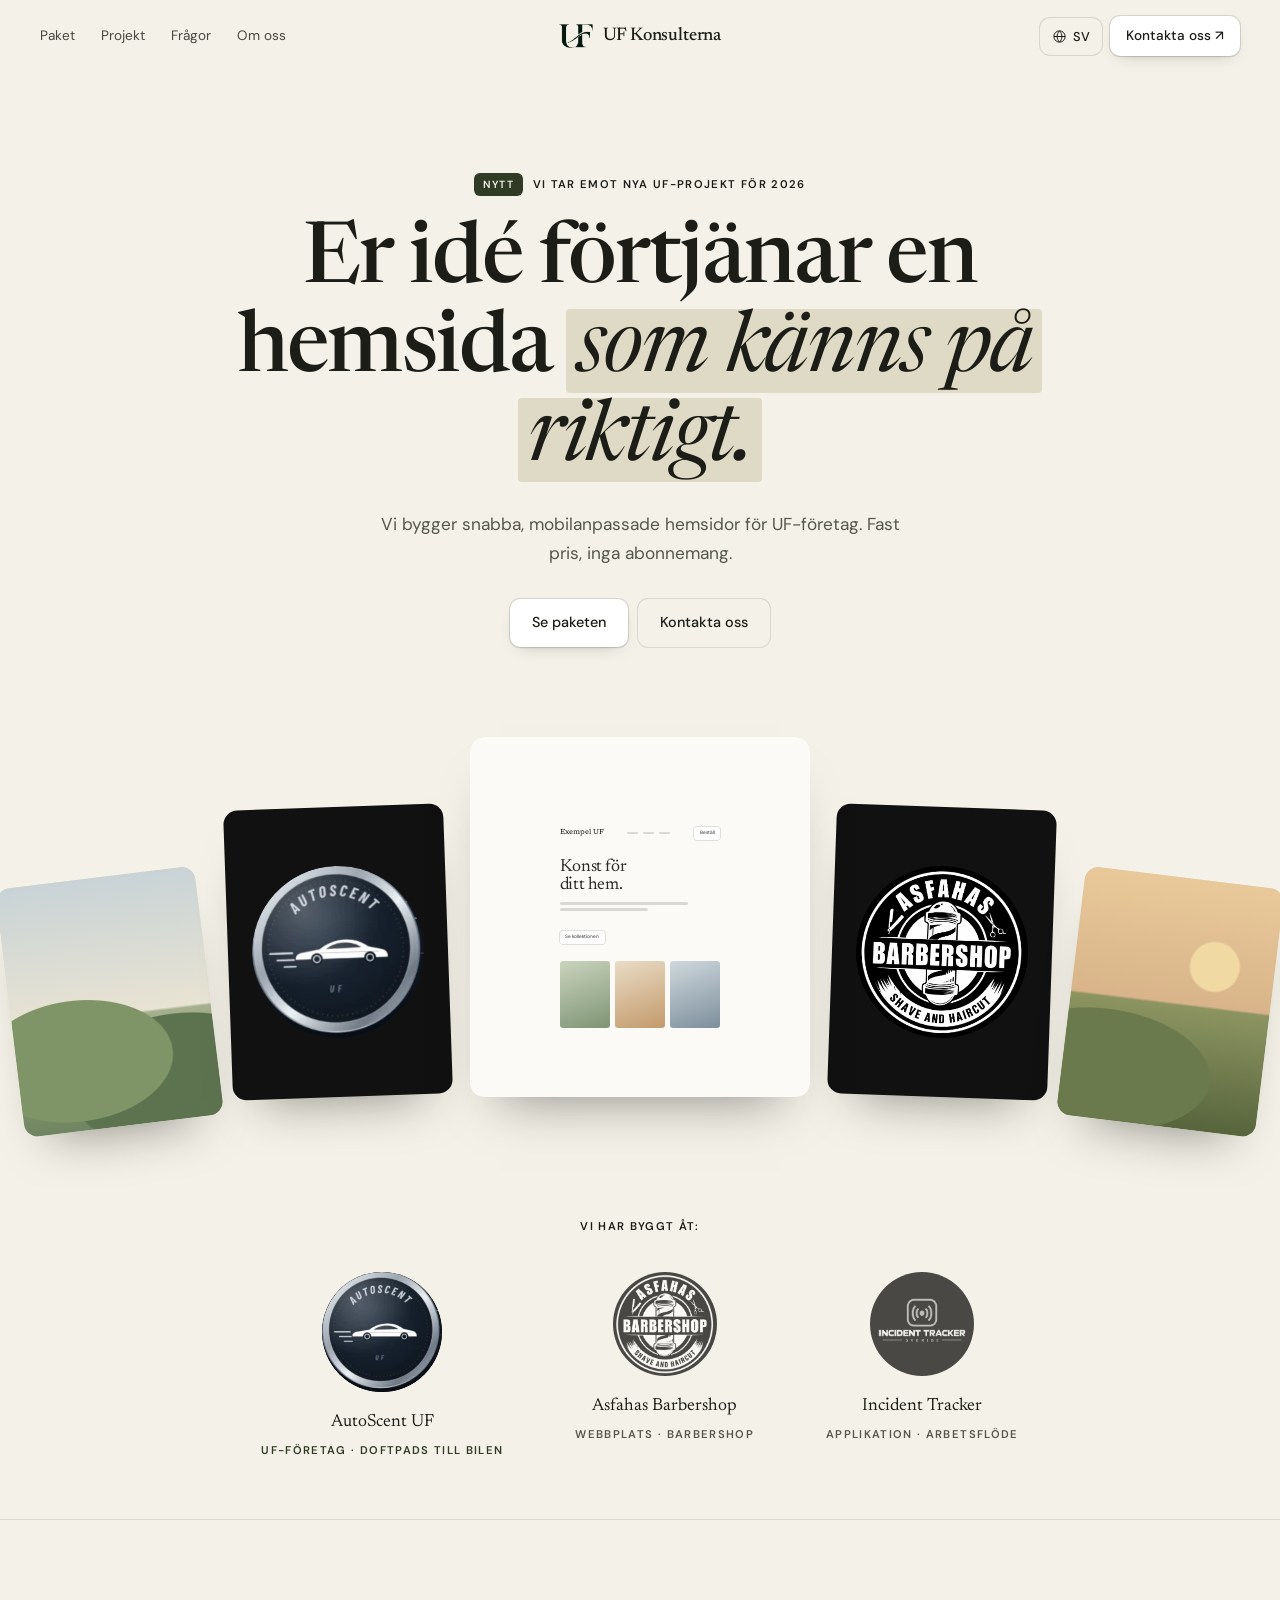
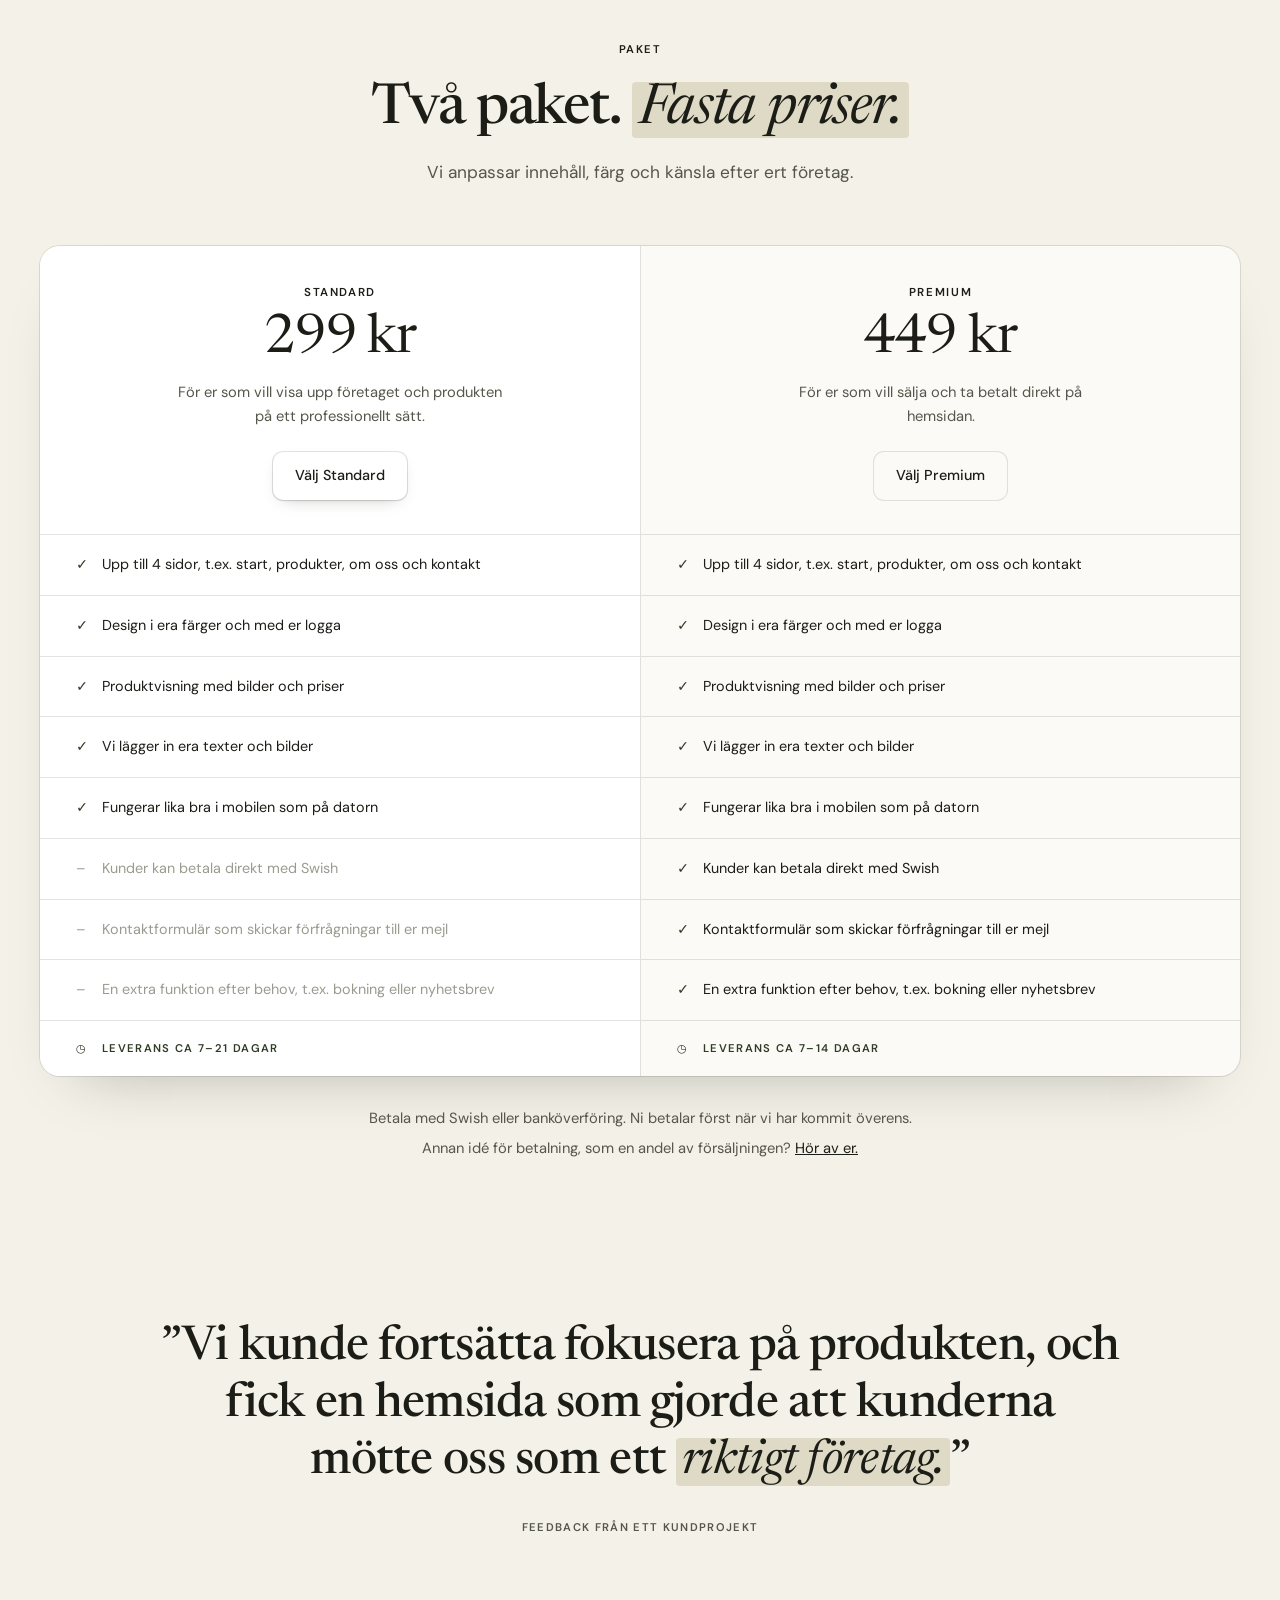
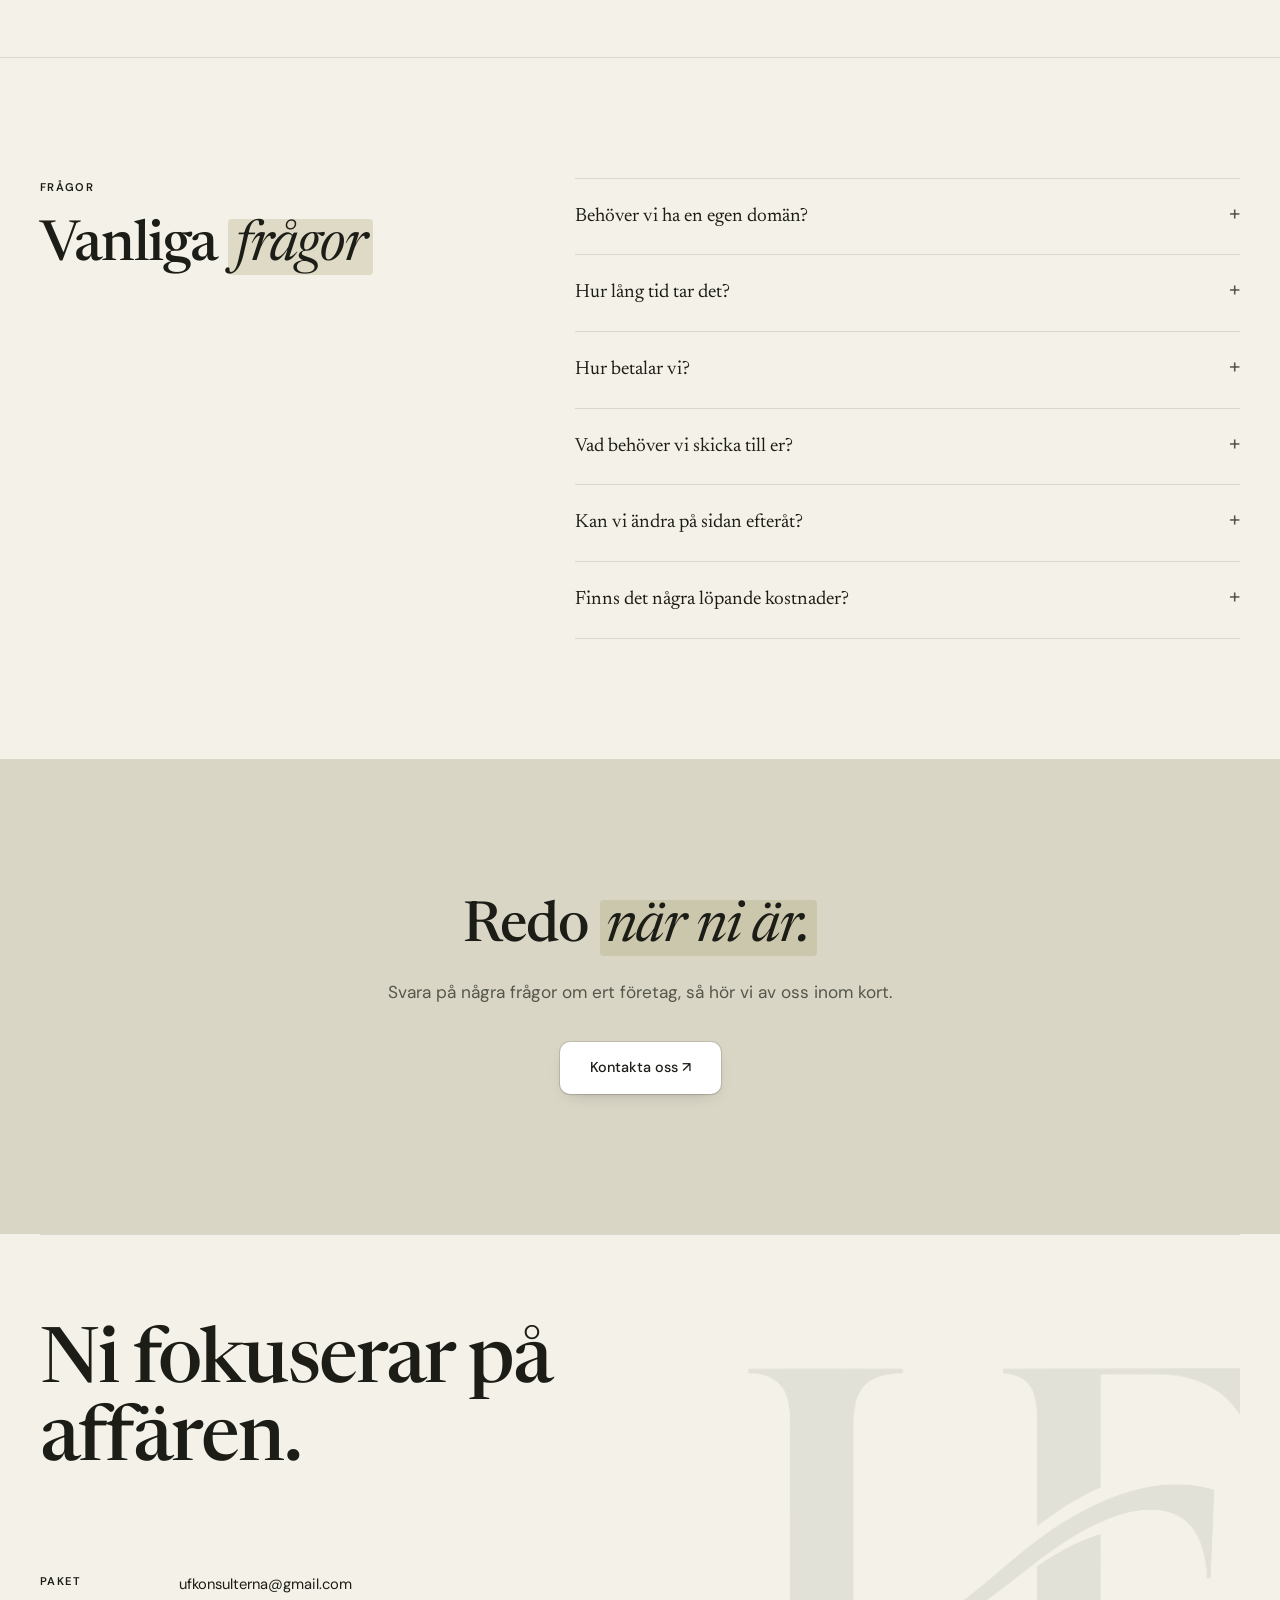
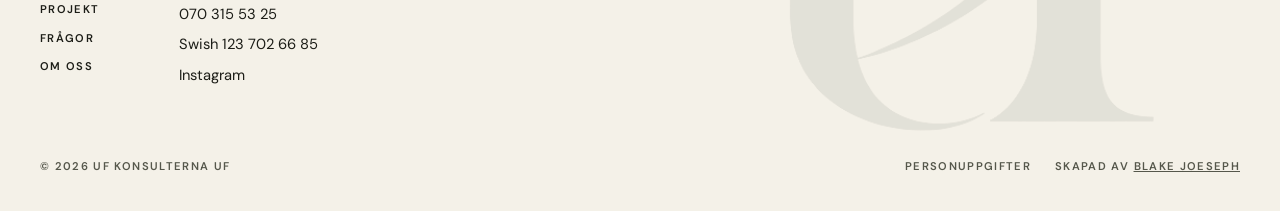
<file: index.html>
<!DOCTYPE html>
<html lang="sv">
<head>
  <meta charset="UTF-8">
  <meta name="viewport" content="width=device-width, initial-scale=1.0">
  <title data-i18n="meta.homeTitle">UF Konsulterna | Hemsidor för UF-företag</title>
  <meta name="description" content="Vi bygger snabba, mobilanpassade hemsidor för UF-företag. Fasta priser från 299 kr.">
  <meta property="og:title" content="UF Konsulterna">
  <meta property="og:description" content="Hemsidor för UF-företag. Fasta priser från 299 kr.">
  <meta property="og:image" content="https://ufkonsulterna.se/assets/logo-full.png">
  <link rel="icon" href="assets/logo-icon.png">
  <link rel="preconnect" href="https://fonts.googleapis.com">
  <link rel="preconnect" href="https://fonts.gstatic.com" crossorigin>
  <link href="https://fonts.googleapis.com/css2?family=Newsreader:ital,opsz,wght@0,6..72,400;0,6..72,500;1,6..72,400;1,6..72,500&family=DM+Sans:opsz,wght@9..40,400;9..40,500;9..40,600&display=swap" rel="stylesheet">
  <link rel="stylesheet" href="style.css">
  <script>document.documentElement.classList.add("js")</script>
</head>
<body>

  <header class="nav" id="nav">
    <div class="container nav-inner">
      <a href="index.html" class="logo">
        <img src="assets/logo-icon-green.png" alt="UF Konsulterna">
        <span>UF Konsulterna</span>
      </a>
      <nav class="nav-links">
        <a href="#paket" data-i18n="nav.plans">Paket</a>
        <a href="#projekt" data-i18n="nav.work">Projekt</a>
        <a href="#fragor" data-i18n="nav.faq">Frågor</a>
        <a href="om.html" data-i18n="nav.about">Om oss</a>
      </nav>
      <div class="nav-right">
        <button class="lang" id="langToggle" type="button" aria-label="Byt språk">
          <svg viewBox="0 0 24 24" fill="none" stroke="currentColor" stroke-width="1.6"><circle cx="12" cy="12" r="9"/><path d="M3 12h18M12 3c2.5 2.6 3.8 5.6 3.8 9s-1.3 6.4-3.8 9c-2.5-2.6-3.8-5.6-3.8-9S9.5 5.6 12 3z"/></svg>
          <span id="langLabel">SV</span>
        </button>
        <a href="om.html#kontakt" class="btn btn-primary nav-cta"><span data-i18n="nav.contact">Kontakta oss</span> ↗</a>
      </div>
    </div>
  </header>
  <main>
    <section class="hero">
      <div class="container center">
        <p class="label reveal"><span class="pill" data-i18n="bar.new">NYTT</span> <span data-i18n="bar.text">Vi tar emot nya UF-projekt för 2026</span></p>
        <h1 class="hero-title reveal" data-i18n="hero.title">Er idé förtjänar en hemsida <em>som känns på riktigt.</em></h1>
        <p class="lead hero-lead reveal" data-i18n="hero.lead">Vi bygger snabba, mobilanpassade hemsidor för UF-företag. Fast pris, inga abonnemang.</p>
        <div class="actions reveal">
          <a href="#paket" class="btn btn-primary" data-i18n="hero.cta1">Se paketen</a>
          <a href="om.html#kontakt" class="btn btn-soft" data-i18n="hero.cta2">Kontakta oss</a>
        </div>
      </div>

      <!-- Collage av lutande kort: kunder, en exempelhemsida och stämningsbilder -->
      <div class="collage reveal" aria-hidden="true">
        <div class="tile t1"><span class="art art-morning"></span></div>
        <div class="tile t2 tile-dark"><img src="assets/autoscent-logo.png" alt=""></div>
        <div class="tile t3">
          <div class="screen">
            <div class="mini-nav">
              <span class="mini-logo">Exempel UF</span>
              <span class="mini-links"><i></i><i></i><i></i></span>
              <span class="mini-btn">Beställ</span>
            </div>
            <p class="mini-title">Konst för<br>ditt hem.</p>
            <p class="mini-lines"><i></i><i></i></p>
            <span class="mini-btn">Se kollektionen</span>
            <div class="mini-cards">
              <b style="background:linear-gradient(160deg,#c9d4bd,#7f9474)"></b>
              <b style="background:linear-gradient(160deg,#e9dcc6,#c39a6b)"></b>
              <b style="background:linear-gradient(160deg,#cfd8de,#7d8f9c)"></b>
            </div>
          </div>
        </div>
        <div class="tile t4 tile-dark"><img src="assets/asfahas-logo.png" alt=""></div>
        <div class="tile t5"><span class="art art-evening"></span></div>
      </div>
    </section>

    <section id="projekt" class="built">
      <div class="container">
        <p class="built-title" data-i18n="work.built">Vi har byggt åt:</p>
        <div class="built-logos">
          <!-- AutoScent visas först och i färg: ett annat UF-företag, precis vår målgrupp -->
          <a href="https://autoscent.se/" target="_blank" rel="noopener" class="built-item built-featured">
            <span class="built-logo"><img src="assets/autoscent-logo.png" alt="AutoScent UF" loading="lazy"></span>
            <span class="built-name">AutoScent UF</span>
            <span class="mono" data-i18n="work.autoscent">UF-företag · Doftpads till bilen</span>
          </a>
          <a href="https://asfahasbarbershop.se/" target="_blank" rel="noopener" class="built-item">
            <span class="built-logo"><img src="assets/asfahas-logo.png" alt="Asfahas Barbershop" loading="lazy"></span>
            <span class="built-name">Asfahas Barbershop</span>
            <span class="mono" data-i18n="work.asfahas">Webbplats · Barbershop</span>
          </a>
          <a href="https://incidenttracker.se/" target="_blank" rel="noopener" class="built-item">
            <span class="built-logo"><img src="assets/it-logo.png" alt="Incident Tracker" loading="lazy"></span>
            <span class="built-name">Incident Tracker</span>
            <span class="mono" data-i18n="work.it">Applikation · Arbetsflöde</span>
          </a>
        </div>
      </div>
    </section>

    <section id="paket">
      <div class="container">
        <div class="head center reveal">
          <p class="label" data-i18n="nav.plans">Paket</p>
          <h2 data-i18n="plans.title">Två paket. <em>Fasta priser.</em></h2>
          <p class="lead" data-i18n="plans.lead">Vi anpassar innehåll, färg och känsla efter ert företag.</p>
        </div>

        <!-- Jämförelsetabell: raderna linjerar mellan kolumnerna med subgrid -->
        <div class="compare reveal">
          <div class="col col-main">
            <div class="col-head">
              <h3>Standard</h3>
              <p class="price">299 kr</p>
              <p class="col-desc" data-i18n="std.desc">För er som vill visa upp företaget och produkten på ett professionellt sätt.</p>
              <a href="om.html?paket=Standard#kontakt" class="btn btn-primary" data-i18n="std.cta">Välj Standard</a>
            </div>
            <p class="row yes" data-i18n="std.f1">Upp till 4 sidor, t.ex. start, produkter, om oss och kontakt</p>
            <p class="row yes" data-i18n="std.f2">Design i era färger och med er logga</p>
            <p class="row yes" data-i18n="std.f3">Produktvisning med bilder och priser</p>
            <p class="row yes" data-i18n="std.f4">Vi lägger in era texter och bilder</p>
            <p class="row yes" data-i18n="std.f5">Fungerar lika bra i mobilen som på datorn</p>
            <p class="row no" data-i18n="prem.f2">Kunder kan betala direkt med Swish</p>
            <p class="row no" data-i18n="prem.f3">Kontaktformulär som skickar förfrågningar till er mejl</p>
            <p class="row no" data-i18n="prem.f4">En extra funktion efter behov, t.ex. bokning eller nyhetsbrev</p>
            <p class="row time" data-i18n="std.time">Leverans ca 7–21 dagar</p>
          </div>
          <div class="col">
            <div class="col-head">
              <h3>Premium</h3>
              <p class="price">449 kr</p>
              <p class="col-desc" data-i18n="prem.desc">För er som vill sälja och ta betalt direkt på hemsidan.</p>
              <a href="om.html?paket=Premium#kontakt" class="btn btn-soft" data-i18n="prem.cta">Välj Premium</a>
            </div>
            <p class="row yes" data-i18n="std.f1">Upp till 4 sidor, t.ex. start, produkter, om oss och kontakt</p>
            <p class="row yes" data-i18n="std.f2">Design i era färger och med er logga</p>
            <p class="row yes" data-i18n="std.f3">Produktvisning med bilder och priser</p>
            <p class="row yes" data-i18n="std.f4">Vi lägger in era texter och bilder</p>
            <p class="row yes" data-i18n="std.f5">Fungerar lika bra i mobilen som på datorn</p>
            <p class="row yes" data-i18n="prem.f2">Kunder kan betala direkt med Swish</p>
            <p class="row yes" data-i18n="prem.f3">Kontaktformulär som skickar förfrågningar till er mejl</p>
            <p class="row yes" data-i18n="prem.f4">En extra funktion efter behov, t.ex. bokning eller nyhetsbrev</p>
            <p class="row time" data-i18n="prem.time">Leverans ca 7–14 dagar</p>
          </div>
        </div>
        <p class="note" data-i18n="plans.pay">Betala med Swish eller banköverföring. Ni betalar först när vi har kommit överens.</p>
        <p class="note" data-i18n="plans.note">Annan idé för betalning, som en andel av försäljningen? <a href="om.html#kontakt">Hör av er.</a></p>
      </div>
    </section>

    <section class="quote-section">
      <div class="container">
        <figure class="quote reveal">
          <blockquote data-i18n="quote.text">”Vi kunde fortsätta fokusera på produkten, och fick en hemsida som gjorde att kunderna mötte oss som ett <em>riktigt företag.</em>”</blockquote>
          <figcaption class="mono" data-i18n="quote.cite">Feedback från ett kundprojekt</figcaption>
        </figure>
      </div>
    </section>

    <section id="fragor">
      <div class="container faq-wrap">
        <div class="reveal">
          <p class="label" data-i18n="nav.faq">Frågor</p>
          <h2 data-i18n="faq.title">Vanliga <em>frågor</em></h2>
        </div>
        <div class="faq reveal">
          <details>
            <summary data-i18n="faq.q1">Behöver vi ha en egen domän?</summary>
            <p data-i18n="faq.a1">Ja! Vi hjälper er att välja och koppla en domän. Själva domänen ingår i priset.</p>
          </details>
          <details>
            <summary data-i18n="faq.q2">Hur lång tid tar det?</summary>
            <p data-i18n="faq.a2">Standard tar ca 7–21 dagar och Premium ca 7–14 dagar, räknat från att vi har fått era texter och bilder. Ni får en tidsplan när vi har pratat igenom projektet.</p>
          </details>
          <details>
            <summary data-i18n="faq.q3">Hur betalar vi?</summary>
            <p data-i18n="faq.a3">Med Swish till <b>123 702 66 85</b> eller med banköverföring. Ni betalar när vi har kommit överens om projektet, och får alla uppgifter i ett bekräftelsemejl.</p>
          </details>
          <details>
            <summary data-i18n="faq.q4">Vad behöver vi skicka till er?</summary>
            <p data-i18n="faq.a4">Logga, bilder, texter om företaget och gärna allmän info om er. Saknas något hjälper vi till.</p>
          </details>
          <details>
            <summary data-i18n="faq.q5">Kan vi ändra på sidan efteråt?</summary>
            <p data-i18n="faq.a5">Ja. Hör av er så hjälper vi till med ändringar efter lansering.</p>
          </details>
          <details>
            <summary data-i18n="faq.q6">Finns det några löpande kostnader?</summary>
            <p data-i18n="faq.a6">Inga abonnemang från oss. En engångsbetalning, sedan är hemsidan er.</p>
          </details>
        </div>
      </div>
    </section>

    <section class="cta">
      <div class="container center reveal">
        <h2 data-i18n="cta.title">Redo <em>när ni är.</em></h2>
        <p class="lead" data-i18n="cta.text">Svara på några frågor om ert företag, så hör vi av oss inom kort.</p>
        <a href="om.html#kontakt" class="btn btn-primary btn-wide"><span data-i18n="nav.contact">Kontakta oss</span> ↗</a>
      </div>
    </section>
  </main>

  <footer class="footer">
    <div class="container footer-inner">
      <img class="footer-mark" src="assets/logo-icon-green.png" alt="" aria-hidden="true">
      <p class="footer-big" data-i18n="footer.tag">Ni fokuserar på affären.</p>
      <div class="footer-cols">
        <nav class="footer-links">
          <a href="index.html#paket" data-i18n="nav.plans">Paket</a>
          <a href="index.html#projekt" data-i18n="nav.work">Projekt</a>
          <a href="index.html#fragor" data-i18n="nav.faq">Frågor</a>
          <a href="om.html" data-i18n="nav.about">Om oss</a>
        </nav>
        <ul class="footer-contact">
          <li><a href="mailto:ufkonsulterna@gmail.com">ufkonsulterna@gmail.com</a></li>
          <li><a href="tel:+46703155325">070 315 53 25</a></li>
          <li>Swish 123 702 66 85</li>
          <li><a href="https://www.instagram.com/ufkonsulterna.se/" target="_blank" rel="noopener">Instagram</a></li>
        </ul>
      </div>
      <div class="footer-bottom">
        <span class="mono">© <span class="year">2026</span> UF Konsulterna UF</span>
        <div class="footer-meta mono">
          <a href="om.html#personuppgifter" data-i18n="footer.privacy">Personuppgifter</a>
          <span><span data-i18n="footer.credit">Skapad av</span> <a href="https://www.linkedin.com/in/blakejoeseph/" target="_blank" rel="noopener">Blake Joeseph</a></span>
        </div>
      </div>
    </div>
  </footer>

  <script src="js/i18n.js"></script>
  <script src="js/main.js"></script>
</body>
</html>
</file>
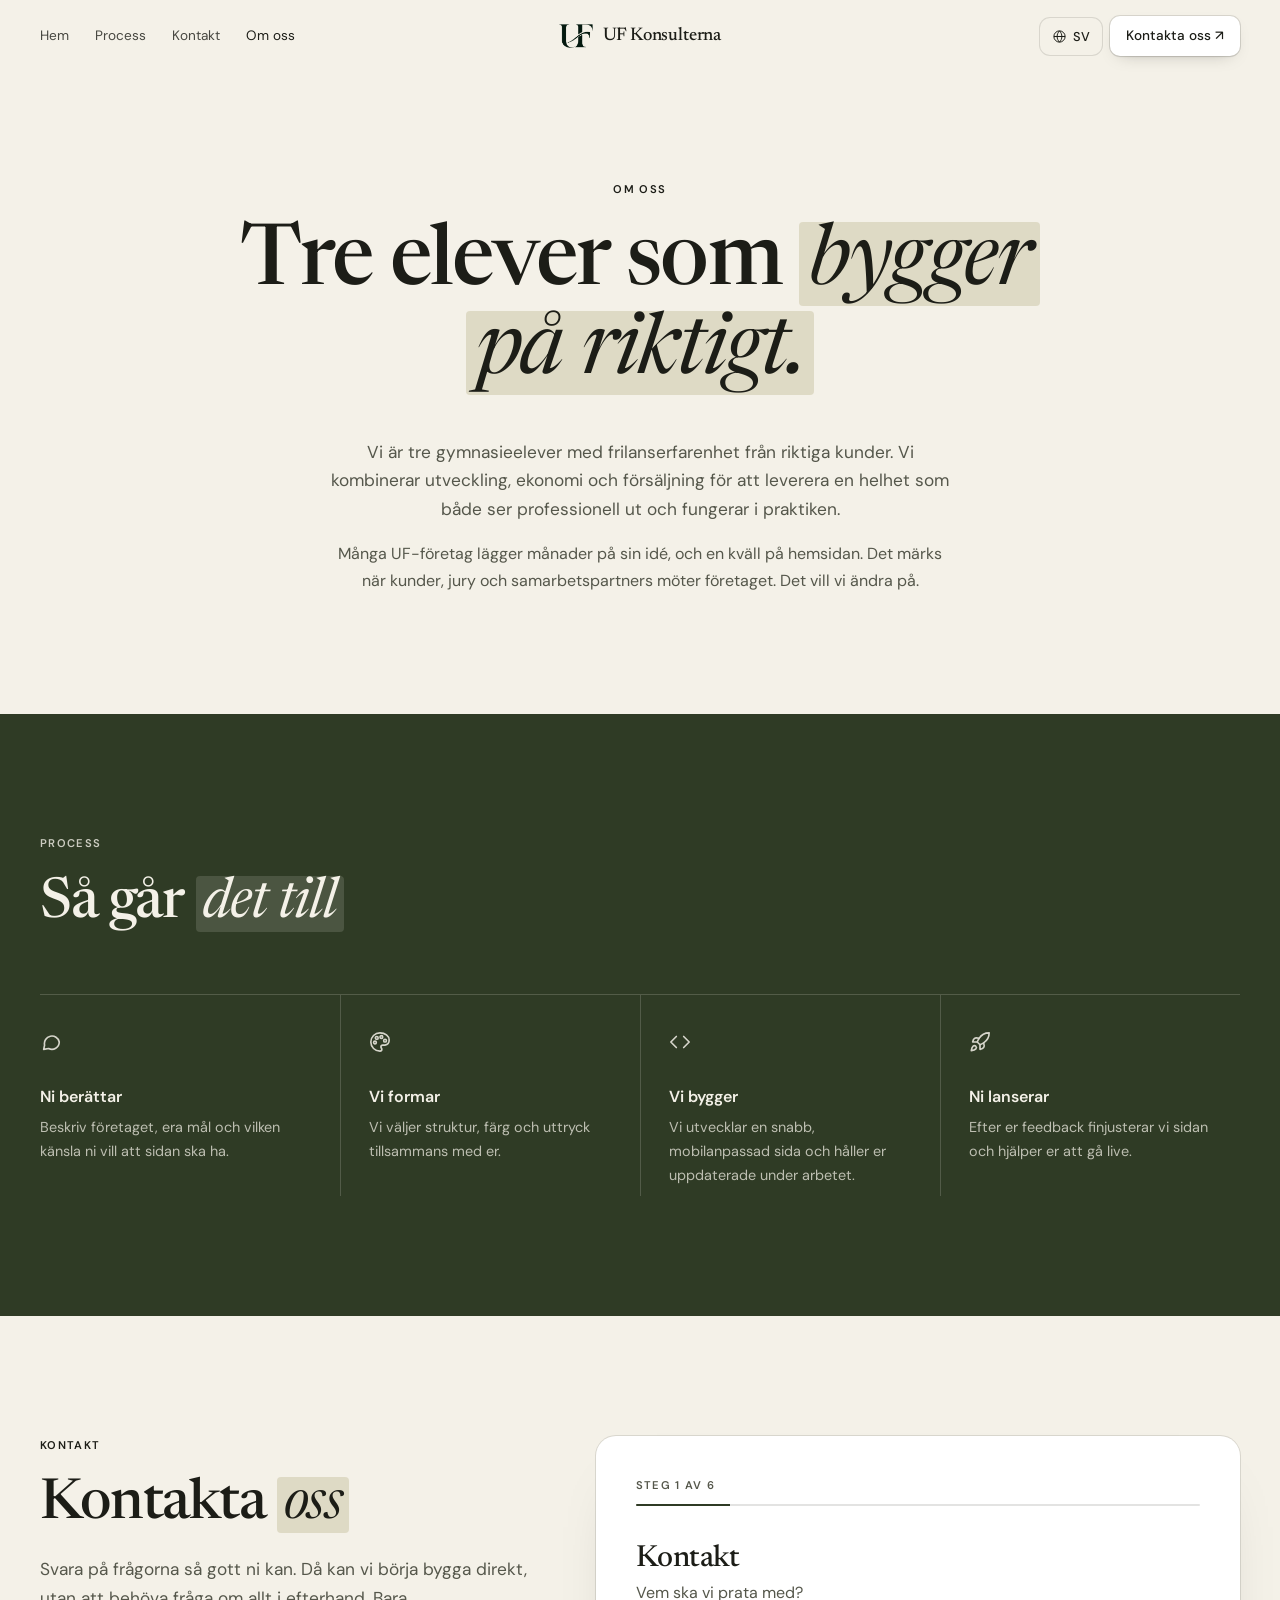
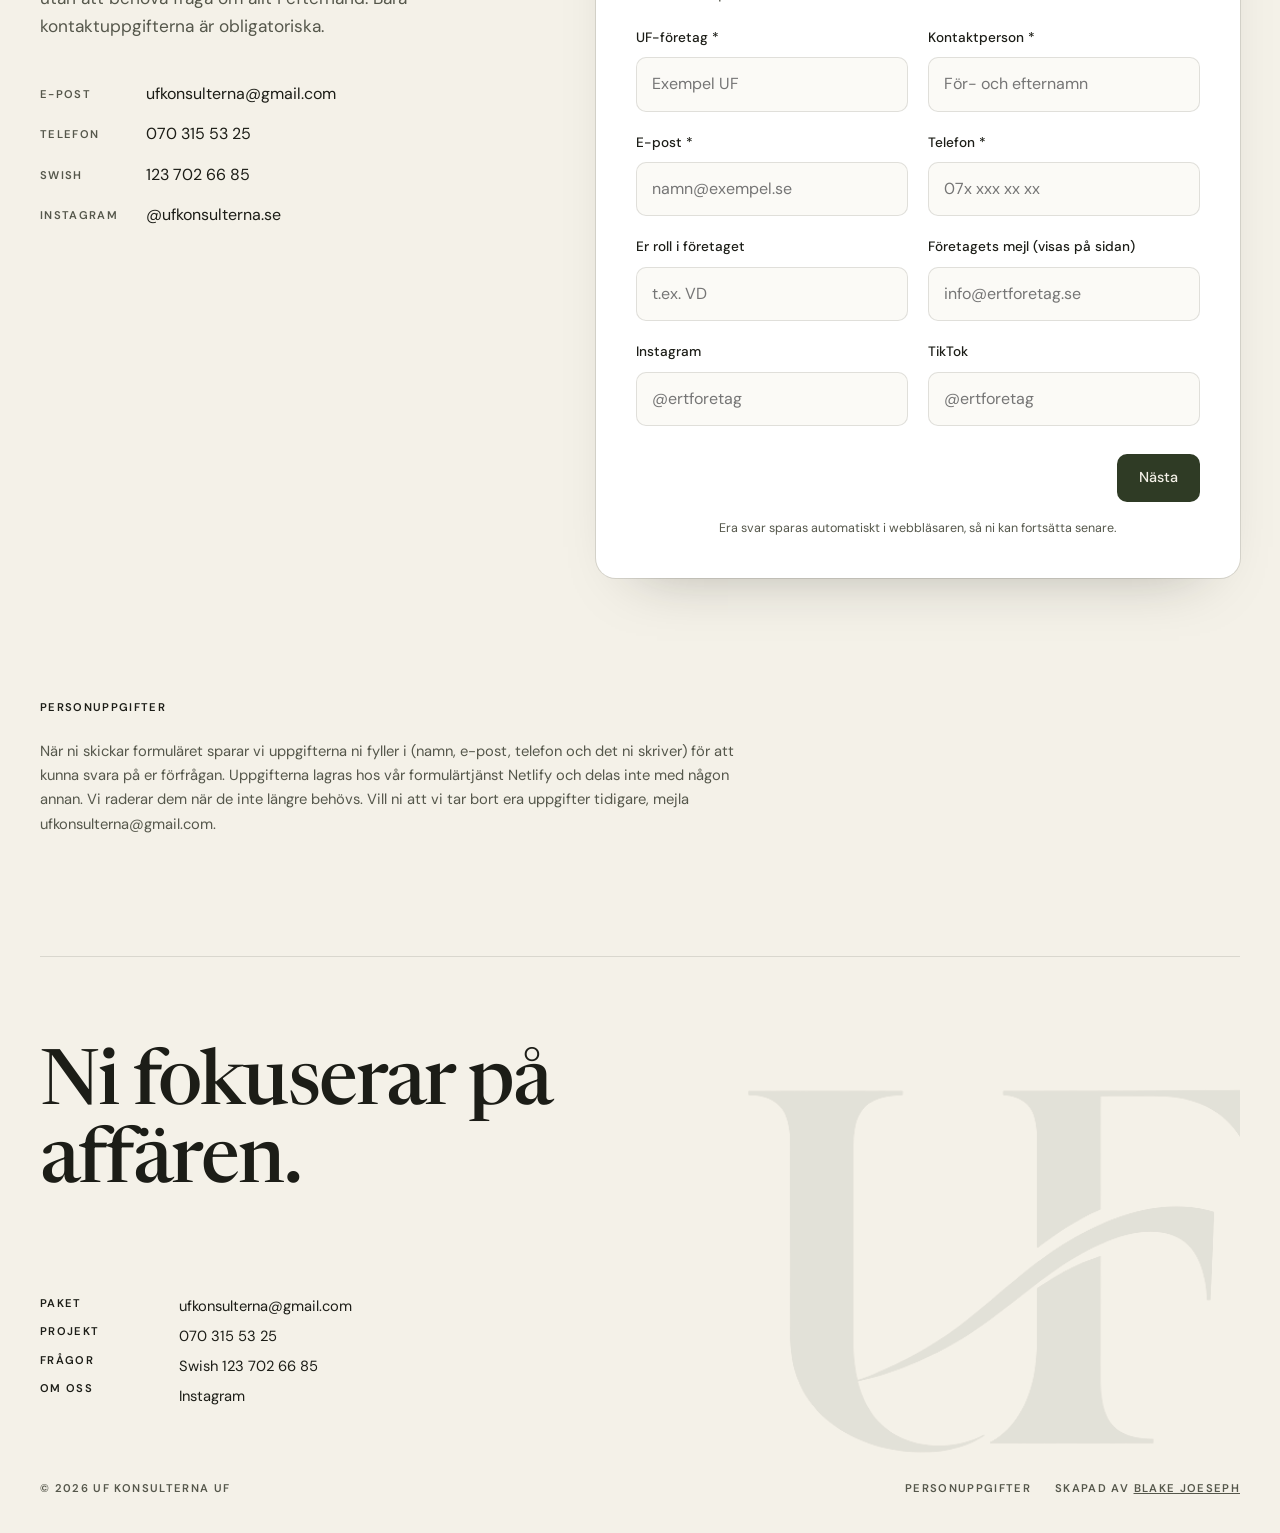
<file: om.html>
<!DOCTYPE html>
<html lang="sv">
<head>
  <meta charset="UTF-8">
  <meta name="viewport" content="width=device-width, initial-scale=1.0">
  <title data-i18n="meta.aboutTitle">Om oss | UF Konsulterna</title>
  <meta name="description" content="Tre gymnasieelever som bygger hemsidor för UF-företag. Kontakta oss för att starta ert projekt.">
  <meta property="og:title" content="Om oss | UF Konsulterna">
  <meta property="og:description" content="Hemsidor för UF-företag. Fasta priser från 299 kr.">
  <meta property="og:image" content="https://ufkonsulterna.se/assets/logo-full.png">
  <link rel="icon" href="assets/logo-icon.png">
  <link rel="preconnect" href="https://fonts.googleapis.com">
  <link rel="preconnect" href="https://fonts.gstatic.com" crossorigin>
  <link href="https://fonts.googleapis.com/css2?family=Newsreader:ital,opsz,wght@0,6..72,400;0,6..72,500;1,6..72,400;1,6..72,500&family=DM+Sans:opsz,wght@9..40,400;9..40,500;9..40,600&display=swap" rel="stylesheet">
  <link rel="stylesheet" href="style.css">
  <script>document.documentElement.classList.add("js")</script>
</head>
<body>

  <header class="nav" id="nav">
    <div class="container nav-inner">
      <a href="index.html" class="logo">
        <img src="assets/logo-icon-green.png" alt="UF Konsulterna">
        <span>UF Konsulterna</span>
      </a>
      <nav class="nav-links">
        <a href="index.html" data-i18n="nav.home">Hem</a>
        <a href="#process" data-i18n="nav.process">Process</a>
        <a href="#kontakt" data-i18n="nav.contactLabel">Kontakt</a>
        <a href="om.html" aria-current="page" data-i18n="nav.about">Om oss</a>
      </nav>
      <div class="nav-right">
        <button class="lang" id="langToggle" type="button" aria-label="Byt språk">
          <svg viewBox="0 0 24 24" fill="none" stroke="currentColor" stroke-width="1.6"><circle cx="12" cy="12" r="9"/><path d="M3 12h18M12 3c2.5 2.6 3.8 5.6 3.8 9s-1.3 6.4-3.8 9c-2.5-2.6-3.8-5.6-3.8-9S9.5 5.6 12 3z"/></svg>
          <span id="langLabel">SV</span>
        </button>
        <a href="#kontakt" class="btn btn-primary nav-cta"><span data-i18n="nav.contact">Kontakta oss</span> ↗</a>
      </div>
    </div>
  </header>
  <main>
    <section class="page-head">
      <div class="container center">
        <p class="label reveal" data-i18n="nav.about">Om oss</p>
        <h1 class="reveal" data-i18n="about.title">Tre elever som <em>bygger på riktigt.</em></h1>
        <div class="about-text reveal">
          <p class="lead" data-i18n="about.lead">Vi är tre gymnasieelever med frilanserfarenhet från riktiga kunder. Vi kombinerar utveckling, ekonomi och försäljning för att leverera en helhet som både ser professionell ut och fungerar i praktiken.</p>
          <p data-i18n="about.p2">Många UF-företag lägger månader på sin idé, och en kväll på hemsidan. Det märks när kunder, jury och samarbetspartners möter företaget. Det vill vi ändra på.</p>
        </div>
      </div>
    </section>

    <section id="process" class="dark">
      <div class="container">
        <div class="head reveal">
          <p class="label" data-i18n="nav.process">Process</p>
          <h2 data-i18n="process.title">Så går <em>det till</em></h2>
        </div>
        <div class="features">
          <div class="feature reveal">
            <svg viewBox="0 0 24 24" fill="none" stroke="currentColor" stroke-width="1.8" stroke-linecap="round" stroke-linejoin="round"><path d="M21 12a8 8 0 0 1-11.6 7.1L4 20l1-4.6A8 8 0 1 1 21 12z"/></svg>
            <h3 data-i18n="process.s1">Ni berättar</h3>
            <p data-i18n="process.t1">Beskriv företaget, era mål och vilken känsla ni vill att sidan ska ha.</p>
          </div>
          <div class="feature reveal">
            <svg viewBox="0 0 24 24" fill="none" stroke="currentColor" stroke-width="1.8" stroke-linecap="round" stroke-linejoin="round"><circle cx="13.5" cy="6.5" r="1.5"/><circle cx="17.5" cy="10.5" r="1.5"/><circle cx="8.5" cy="7.5" r="1.5"/><circle cx="6.5" cy="12.5" r="1.5"/><path d="M12 2a10 10 0 0 0 0 20c1.1 0 2-.9 2-2 0-.5-.2-1-.5-1.3-.3-.4-.5-.8-.5-1.3 0-1.1.9-2 2-2h2.4A5.6 5.6 0 0 0 22 9.8C22 5.5 17.5 2 12 2z"/></svg>
            <h3 data-i18n="process.s2">Vi formar</h3>
            <p data-i18n="process.t2">Vi väljer struktur, färg och uttryck tillsammans med er.</p>
          </div>
          <div class="feature reveal">
            <svg viewBox="0 0 24 24" fill="none" stroke="currentColor" stroke-width="1.8" stroke-linecap="round" stroke-linejoin="round"><polyline points="16 18 22 12 16 6"/><polyline points="8 6 2 12 8 18"/></svg>
            <h3 data-i18n="process.s3">Vi bygger</h3>
            <p data-i18n="process.t3">Vi utvecklar en snabb, mobilanpassad sida och håller er uppdaterade under arbetet.</p>
          </div>
          <div class="feature reveal">
            <svg viewBox="0 0 24 24" fill="none" stroke="currentColor" stroke-width="1.8" stroke-linecap="round" stroke-linejoin="round"><path d="M4.5 16.5c-1.5 1.3-2 5-2 5s3.7-.5 5-2c.7-.8.7-2.1-.1-2.9a2.2 2.2 0 0 0-2.9-.1z"/><path d="M12 15l-3-3a22 22 0 0 1 2-3.9A12.9 12.9 0 0 1 22 2c0 2.7-.8 7.5-6 11a22.4 22.4 0 0 1-4 2z"/><path d="M9 12H4s.6-3 2-4c1.6-1.1 5 0 5 0M12 15v5s3-.6 4-2c1.1-1.6 0-5 0-5"/></svg>
            <h3 data-i18n="process.s4">Ni lanserar</h3>
            <p data-i18n="process.t4">Efter er feedback finjusterar vi sidan och hjälper er att gå live.</p>
          </div>
        </div>
      </div>
    </section>

    <section id="kontakt">
      <div class="container contact">
        <div class="contact-info reveal">
          <p class="label" data-i18n="nav.contactLabel">Kontakt</p>
          <h2 data-i18n="contact.title">Kontakta <em>oss</em></h2>
          <p class="lead" data-i18n="contact.lead">Svara på frågorna så gott ni kan. Då kan vi börja bygga direkt, utan att behöva fråga om allt i efterhand. Bara kontaktuppgifterna är obligatoriska.</p>
          <dl class="contact-list">
            <dt data-i18n="contact.email">E-post</dt>
            <dd><a href="mailto:ufkonsulterna@gmail.com">ufkonsulterna@gmail.com</a></dd>
            <dt data-i18n="contact.phone">Telefon</dt>
            <dd><a href="tel:+46703155325">070 315 53 25</a></dd>
            <dt>Swish</dt>
            <dd>123 702 66 85</dd>
            <dt>Instagram</dt>
            <dd><a href="https://www.instagram.com/ufkonsulterna.se/" target="_blank" rel="noopener">@ufkonsulterna.se</a></dd>
          </dl>
        </div>

        <form class="form reveal" id="projectForm" name="projektforfragan" method="POST" data-netlify="true" netlify-honeypot="bot-field" novalidate>
          <input type="hidden" name="form-name" value="projektforfragan">
          <p hidden><input name="bot-field"></p>

          <div class="progress">
            <p class="step-count" id="stepCount">Steg 1 av 6</p>
            <div class="progress-bar"><span id="progressFill"></span></div>
          </div>

          <!-- Steg 1: Kontakt -->
          <fieldset class="form-step grid">
            <legend class="step-title" data-i18n="form.t1">Kontakt</legend>
            <p class="step-intro" data-i18n="form.i1">Vem ska vi prata med?</p>
            <div class="field"><label for="f-company" data-i18n="form.company">UF-företag *</label><input id="f-company" name="uf-foretag" placeholder="Exempel UF" data-i18n-ph="form.companyPh" autocomplete="organization"></div>
            <div class="field"><label for="f-name" data-i18n="form.name">Kontaktperson *</label><input id="f-name" name="kontaktperson" placeholder="För- och efternamn" data-i18n-ph="form.namePh" autocomplete="name"></div>
            <div class="field"><label for="f-email" data-i18n="form.email">E-post *</label><input id="f-email" name="epost" type="email" placeholder="namn@exempel.se" data-i18n-ph="form.emailPh" autocomplete="email"></div>
            <div class="field"><label for="f-phone" data-i18n="form.phone">Telefon *</label><input id="f-phone" name="telefon" type="tel" placeholder="07x xxx xx xx" autocomplete="tel"></div>
            <div class="field"><label for="f-role" data-i18n="form.role">Er roll i företaget</label><input id="f-role" name="roll" placeholder="t.ex. VD" data-i18n-ph="form.rolePh"></div>
            <div class="field"><label for="f-pubmail" data-i18n="form.pubEmail">Företagets mejl (visas på sidan)</label><input id="f-pubmail" name="foretagsmejl" type="email" placeholder="info@ertforetag.se" data-i18n-ph="form.pubEmailPh"></div>
            <div class="field"><label for="f-ig">Instagram</label><input id="f-ig" name="instagram" placeholder="@ertforetag" data-i18n-ph="form.handlePh"></div>
            <div class="field"><label for="f-tt">TikTok</label><input id="f-tt" name="tiktok" placeholder="@ertforetag" data-i18n-ph="form.handlePh"></div>
          </fieldset>

          <!-- Steg 2: Företaget -->
          <fieldset class="form-step grid" hidden>
            <legend class="step-title" data-i18n="form.t2">Företaget</legend>
            <p class="step-intro" data-i18n="form.i2">Det här använder vi till texterna på sidan.</p>
            <div class="field full"><label for="f-idea" data-i18n="form.idea">Er affärsidé</label><textarea id="f-idea" name="affarside" rows="3" placeholder="Vi är ett UF-företag som säljer ..." data-i18n-ph="form.ideaPh"></textarea></div>
            <div class="field full"><label for="f-about" data-i18n="form.about">Berätta om er (till Om oss-sidan)</label><textarea id="f-about" name="om-oss-text" rows="4" placeholder="Hur ni startade, vad ni brinner för, vad som gör er unika..." data-i18n-ph="form.aboutPh"></textarea></div>
            <div class="field"><label for="f-audience" data-i18n="form.audience">Vilka är era kunder?</label><input id="f-audience" name="malgrupp" placeholder="t.ex. unga vuxna som inreder sitt första hem" data-i18n-ph="form.audiencePh"></div>
            <div class="field"><label for="f-city" data-i18n="form.city">Var finns ni?</label><input id="f-city" name="ort" placeholder="t.ex. Alingsås" data-i18n-ph="form.cityPh"></div>
            <div class="field full"><label for="f-team" data-i18n="form.team">Teamet: namn och roll, en per rad</label><textarea id="f-team" name="team" rows="4" placeholder="Anna Andersson – VD&#10;Erik Svensson – Ekonomiansvarig" data-i18n-ph="form.teamPh"></textarea></div>
            <div class="field full">
              <span class="label" data-i18n="form.showTeam">Ska teamet visas på sidan?</span>
              <div class="chips">
                <input type="hidden" name="visa-team">
                <button type="button" class="chip" data-value="Ja, med bilder" data-i18n="form.showTeam1">Ja, med bilder</button>
                <button type="button" class="chip" data-value="Ja, bara namn och roll" data-i18n="form.showTeam2">Ja, bara namn och roll</button>
                <button type="button" class="chip" data-value="Nej" data-i18n="opt.no">Nej</button>
              </div>
            </div>
            <div class="field full">
              <span class="label" data-i18n="form.logo">Har ni en logga?</span>
              <div class="chips">
                <input type="hidden" name="logga">
                <button type="button" class="chip" data-value="Ja, vi skickar den" data-i18n="form.logo1">Ja, vi skickar den</button>
                <button type="button" class="chip" data-value="Nej, behöver hjälp" data-i18n="form.logo2">Nej, vi behöver hjälp</button>
              </div>
            </div>
          </fieldset>

          <!-- Steg 3: Design -->
          <fieldset class="form-step grid" hidden>
            <legend class="step-title" data-i18n="form.t3">Design</legend>
            <p class="step-intro" data-i18n="form.i3">Hur ska sidan se ut och kännas?</p>
            <div class="field full">
              <span class="label" data-i18n="form.plan">Välj paket</span>
              <div class="chips">
                <input type="hidden" name="paket" value="Standard">
                <button type="button" class="chip active" data-value="Standard">Standard</button>
                <button type="button" class="chip" data-value="Premium">Premium</button>
              </div>
            </div>
            <div class="field full">
              <span class="label" data-i18n="form.color">Färgriktning</span>
              <div class="chips">
                <input type="hidden" name="fargriktning">
                <button type="button" class="chip" data-value="Mörk & exklusiv" data-i18n="form.c1">Mörk &amp; exklusiv</button>
                <button type="button" class="chip" data-value="Ljus & ren" data-i18n="form.c2">Ljus &amp; ren</button>
                <button type="button" class="chip" data-value="Färgstark" data-i18n="form.c3">Färgstark</button>
                <button type="button" class="chip" data-value="Egen idé" data-i18n="form.c4">Egen idé</button>
              </div>
            </div>
            <div class="field full">
              <span class="label" data-i18n="form.style">Designstil</span>
              <div class="chips">
                <input type="hidden" name="designstil">
                <button type="button" class="chip" data-value="Modern premium">Modern premium</button>
                <button type="button" class="chip" data-value="Lekfull" data-i18n="form.s2">Lekfull</button>
                <button type="button" class="chip" data-value="Minimalistisk" data-i18n="form.s3">Minimalistisk</button>
                <button type="button" class="chip" data-value="Teknisk" data-i18n="form.s4">Teknisk</button>
              </div>
            </div>
            <div class="field full">
              <span class="label" data-i18n="form.lang">Språk på sidan</span>
              <div class="chips">
                <input type="hidden" name="sprak">
                <button type="button" class="chip" data-value="Bara svenska" data-i18n="form.lang1">Bara svenska</button>
                <button type="button" class="chip" data-value="Svenska + engelska" data-i18n="form.lang2">Svenska + engelska (knapp)</button>
                <button type="button" class="chip" data-value="Bara engelska" data-i18n="form.lang3">Bara engelska</button>
              </div>
            </div>
            <div class="field full">
              <span class="label" data-i18n="form.pages">Vilka sidor eller flikar vill ni ha?</span>
              <small class="hint" data-i18n="form.multi">Välj flera</small>
              <div class="chips" data-multi>
                <input type="hidden" name="sidor">
                <button type="button" class="chip" data-value="Hem" data-i18n="form.pg1">Hem</button>
                <button type="button" class="chip" data-value="Produkter" data-i18n="form.pg2">Produkter</button>
                <button type="button" class="chip" data-value="Om oss" data-i18n="form.pg3">Om oss</button>
                <button type="button" class="chip" data-value="Kontakt" data-i18n="form.pg4">Kontakt</button>
                <button type="button" class="chip" data-value="Galleri" data-i18n="form.pg5">Galleri</button>
                <button type="button" class="chip" data-value="Egen beställning" data-i18n="form.pg6">Egen beställning</button>
                <button type="button" class="chip" data-value="Vanliga frågor" data-i18n="form.pg7">Vanliga frågor</button>
              </div>
            </div>
            <div class="field"><label for="f-inspo" data-i18n="form.inspo">Hemsidor ni gillar (länkar)</label><input id="f-inspo" name="inspiration" placeholder="t.ex. www.exempel.se" data-i18n-ph="form.inspoPh"></div>
            <div class="field"><label for="f-domain" data-i18n="form.domain">Önskad webbadress</label><input id="f-domain" name="doman" placeholder="ertforetag.se" data-i18n-ph="form.domainPh"></div>
          </fieldset>

          <!-- Steg 4: Produkter och bilder -->
          <fieldset class="form-step grid" hidden>
            <legend class="step-title" data-i18n="form.t4">Produkter och bilder</legend>
            <p class="step-intro" data-i18n="form.i4">Skriv "vet ej än" om något inte är bestämt.</p>
            <div class="field full"><label for="f-products" data-i18n="form.products">Vad säljer ni? Kategorier eller teman</label><textarea id="f-products" name="produkter" rows="3" placeholder="t.ex. Canvastavlor: Natur, Djur, Stadsmiljö, Porträtt" data-i18n-ph="form.productsPh"></textarea></div>
            <div class="field full"><label for="f-prices" data-i18n="form.prices">Storlekar och priser, en per rad</label><textarea id="f-prices" name="storlekar-priser" rows="4" placeholder="30x40 – 410 kr&#10;50x70 – 650 kr"></textarea></div>
            <div class="field full">
              <span class="label" data-i18n="form.pricesReady">Är priserna bestämda?</span>
              <div class="chips">
                <input type="hidden" name="priser-klara">
                <button type="button" class="chip" data-value="Ja" data-i18n="opt.yes">Ja</button>
                <button type="button" class="chip" data-value="Nej, kommer senare" data-i18n="form.later">Nej, kommer senare</button>
              </div>
            </div>
            <div class="field full">
              <span class="label" data-i18n="form.custom">Ska kunder kunna beställa något eget, t.ex. skicka in en bild?</span>
              <div class="chips">
                <input type="hidden" name="egen-bestallning">
                <button type="button" class="chip" data-value="Ja" data-i18n="opt.yes">Ja</button>
                <button type="button" class="chip" data-value="Nej" data-i18n="opt.no">Nej</button>
              </div>
            </div>
            <div class="field full">
              <span class="label" data-i18n="form.images">Vilka bilder ska vi använda?</span>
              <small class="hint" data-i18n="form.multi">Välj flera</small>
              <div class="chips" data-multi>
                <input type="hidden" name="bilder">
                <button type="button" class="chip" data-value="Egna foton" data-i18n="form.img1">Egna foton</button>
                <button type="button" class="chip" data-value="AI-bilder" data-i18n="form.img2">AI-bilder</button>
                <button type="button" class="chip" data-value="Från vår Instagram" data-i18n="form.img3">Från vår Instagram</button>
                <button type="button" class="chip" data-value="Behöver hjälp" data-i18n="form.img4">Vi behöver hjälp</button>
              </div>
            </div>
            <div class="field full"><label for="f-imglink" data-i18n="form.imgLink">Länk till bilder (Google Drive, Dropbox)</label><input id="f-imglink" name="bildlank" placeholder="https://..."></div>
          </fieldset>

          <!-- Steg 5: Försäljning och leverans -->
          <fieldset class="form-step grid" hidden>
            <legend class="step-title" data-i18n="form.t5">Försäljning och leverans</legend>
            <p class="step-intro" data-i18n="form.i5">Hur kunderna köper och får sina varor.</p>
            <div class="field full">
              <span class="label" data-i18n="form.order">Hur ska kunder beställa?</span>
              <div class="chips">
                <input type="hidden" name="bestallning">
                <button type="button" class="chip" data-value="Kassa" data-i18n="form.order1">Kassa på sidan (Swish-QR + ordermejl)</button>
                <button type="button" class="chip" data-value="Kontaktformulär" data-i18n="form.order2">Via kontaktformulär</button>
                <button type="button" class="chip" data-value="Bara visa produkter" data-i18n="form.order3">Bara visa produkter</button>
              </div>
            </div>
            <div class="field full" data-if="bestallning=Kassa"><label for="f-ordermail" data-i18n="form.orderEmail">Mejl dit beställningarna ska skickas</label><input id="f-ordermail" name="ordermejl" type="email" placeholder="bestallning@ertforetag.se" data-i18n-ph="form.orderEmailPh"></div>
            <div class="field full">
              <span class="label" data-i18n="form.swish">Har ni Swish för företag?</span>
              <div class="chips">
                <input type="hidden" name="swish">
                <button type="button" class="chip" data-value="Ja" data-i18n="form.ready">Ja, det är klart</button>
                <button type="button" class="chip" data-value="Inte än" data-i18n="form.notYet">Inte än</button>
              </div>
            </div>
            <div class="field full" data-if="swish=Ja"><label for="f-swishnr" data-i18n="form.swishNr">Swish-nummer</label><input id="f-swishnr" name="swish-nummer" inputmode="numeric" placeholder="123 456 78 90"></div>
            <div class="field full">
              <span class="label" data-i18n="form.shipping">Ska ni skicka varor med frakt?</span>
              <div class="chips">
                <input type="hidden" name="frakt">
                <button type="button" class="chip" data-value="Ja" data-i18n="opt.yes">Ja</button>
                <button type="button" class="chip" data-value="Nej" data-i18n="opt.no">Nej</button>
                <button type="button" class="chip" data-value="Vet inte än" data-i18n="form.unsure">Vet inte än</button>
              </div>
            </div>
            <div class="field" data-if="frakt=Ja"><label for="f-shipprice" data-i18n="form.shipPrice">Fraktpris (per storlek om det skiljer)</label><textarea id="f-shipprice" name="fraktpris" rows="3" placeholder="30x40 – 129 kr&#10;50x70 – 189 kr"></textarea></div>
            <div class="field" data-if="frakt=Ja"><label for="f-shipco" data-i18n="form.shipCo">Fraktbolag</label><input id="f-shipco" name="fraktbolag" placeholder="t.ex. PostNord, DHL" data-i18n-ph="form.shipCoPh"></div>
            <div class="field full">
              <span class="label" data-i18n="form.pickup">Kan kunder hämta själva eller mötas upp?</span>
              <div class="chips">
                <input type="hidden" name="upphamtning">
                <button type="button" class="chip" data-value="Ja" data-i18n="opt.yes">Ja</button>
                <button type="button" class="chip" data-value="Nej" data-i18n="opt.no">Nej</button>
              </div>
            </div>
            <div class="field full" data-if="upphamtning=Ja"><label for="f-pickup" data-i18n="form.pickupPlace">Var kan ni mötas?</label><input id="f-pickup" name="upphamtning-plats" placeholder="t.ex. Alingsås centrum" data-i18n-ph="form.pickupPh"></div>
            <div class="field full"><label for="f-returns" data-i18n="form.returns">Returer och öppet köp</label><input id="f-returns" name="returer" placeholder="t.ex. 14 dagars öppet köp, gäller inte egna beställningar" data-i18n-ph="form.returnsPh"><small class="hint" data-i18n="form.returnsHint">Säljer ni på nätet har kunder oftast 14 dagars ångerrätt. Egna beställningar kan undantas.</small></div>
          </fieldset>

          <!-- Steg 6: Sista detaljer -->
          <fieldset class="form-step grid" hidden>
            <legend class="step-title" data-i18n="form.t6">Sista detaljer</legend>
            <p class="step-intro" data-i18n="form.i6">Snart klart!</p>
            <div class="field"><label for="f-deadline" data-i18n="form.deadline">När vill ni att sidan är klar?</label><input id="f-deadline" name="deadline" type="date"></div>
            <div class="field"><label for="f-ready" data-i18n="form.readyDate">När har ni allt material klart?</label><input id="f-ready" name="material-klart" placeholder="t.ex. fredag nästa vecka" data-i18n-ph="form.readyPh"><small class="hint" data-i18n="form.readyHint">Priser, bilder och Swish.</small></div>
            <div class="field full">
              <label for="f-pay" data-i18n="form.pay">Hur vill ni betala oss?</label>
              <select id="f-pay" name="betalning">
                <option value="Swish" data-i18n="form.p1">Swish</option>
                <option value="Banköverföring" data-i18n="form.p2">Banköverföring</option>
                <option value="Diskutera samarbete" data-i18n="form.p3">Diskutera samarbete / andel</option>
              </select>
            </div>
            <div class="field full"><label for="f-msg" data-i18n="form.msg">Något mer vi bör veta?</label><textarea id="f-msg" name="meddelande" rows="4" placeholder="Idéer, önskemål eller frågor..." data-i18n-ph="form.msgPh"></textarea></div>
            <p class="hint full" data-i18n="form.privacy">Vi använder bara uppgifterna för att bygga er hemsida. <a href="#personuppgifter">Läs mer om personuppgifter</a>.</p>
          </fieldset>

          <p class="form-error" id="formError" role="alert"></p>
          <div class="form-nav">
            <button type="button" class="btn btn-ghost" id="formBack" data-i18n="form.back">Tillbaka</button>
            <button type="button" class="btn btn-primary" id="formNext" data-i18n="form.next">Nästa</button>
            <button type="submit" class="btn btn-primary" id="formSubmit" data-i18n="form.send">Skicka förfrågan</button>
          </div>
          <p class="draft-note" data-i18n="form.draft">Era svar sparas automatiskt i webbläsaren, så ni kan fortsätta senare.</p>
        </form>
      </div>
    </section>

    <section id="personuppgifter" class="privacy">
      <div class="container">
        <p class="label" data-i18n="privacy.title">Personuppgifter</p>
        <p data-i18n="privacy.text">När ni skickar formuläret sparar vi uppgifterna ni fyller i (namn, e-post, telefon och det ni skriver) för att kunna svara på er förfrågan. Uppgifterna lagras hos vår formulärtjänst Netlify och delas inte med någon annan. Vi raderar dem när de inte längre behövs. Vill ni att vi tar bort era uppgifter tidigare, mejla ufkonsulterna@gmail.com.</p>
      </div>
    </section>
  </main>

  <footer class="footer">
    <div class="container footer-inner">
      <img class="footer-mark" src="assets/logo-icon-green.png" alt="" aria-hidden="true">
      <p class="footer-big" data-i18n="footer.tag">Ni fokuserar på affären.</p>
      <div class="footer-cols">
        <nav class="footer-links">
          <a href="index.html#paket" data-i18n="nav.plans">Paket</a>
          <a href="index.html#projekt" data-i18n="nav.work">Projekt</a>
          <a href="index.html#fragor" data-i18n="nav.faq">Frågor</a>
          <a href="om.html" data-i18n="nav.about">Om oss</a>
        </nav>
        <ul class="footer-contact">
          <li><a href="mailto:ufkonsulterna@gmail.com">ufkonsulterna@gmail.com</a></li>
          <li><a href="tel:+46703155325">070 315 53 25</a></li>
          <li>Swish 123 702 66 85</li>
          <li><a href="https://www.instagram.com/ufkonsulterna.se/" target="_blank" rel="noopener">Instagram</a></li>
        </ul>
      </div>
      <div class="footer-bottom">
        <span class="mono">© <span class="year">2026</span> UF Konsulterna UF</span>
        <div class="footer-meta mono">
          <a href="om.html#personuppgifter" data-i18n="footer.privacy">Personuppgifter</a>
          <span><span data-i18n="footer.credit">Skapad av</span> <a href="https://www.linkedin.com/in/blakejoeseph/" target="_blank" rel="noopener">Blake Joeseph</a></span>
        </div>
      </div>
    </div>
  </footer>

  <script src="js/i18n.js"></script>
  <script src="js/main.js"></script>
  <script src="js/form.js"></script>
</body>
</html>
</file>
<file: style.css>
/* ===== Färger och typsnitt: ändra här för att byta utseende ===== */
:root {
  --bg: #f4f1e8;               /* varm krämvit bakgrund */
  --bg-2: #fbfaf6;             /* kort och fält */
  --line: rgba(28, 29, 23, 0.12);
  --text: #1c1d17;             /* rubriker */
  --muted: #55574b;            /* brödtext */
  --green: #2f3b25;            /* mörk olivgrön: knappar, mörka sektioner */
  --olive: #a59f6a;            /* dämpad oliv: markeringen bakom kursiv text */
  --khaki: #d9d6c6;            /* gråbeige ytor */
  --font: "DM Sans", system-ui, -apple-system, sans-serif;
  --font-head: "Newsreader", Georgia, serif;
  --radius: 16px;
  --max: 1200px;
}

*, *::before, *::after { box-sizing: border-box; margin: 0; padding: 0; }
html { scroll-behavior: smooth; }
body { background: var(--bg); color: var(--muted); font-family: var(--font); font-size: 16px; line-height: 1.65; -webkit-font-smoothing: antialiased; }
img { max-width: 100%; display: block; }
a { color: inherit; text-decoration: none; }
button { font: inherit; color: inherit; background: none; border: 0; cursor: pointer; }
ul, ol { list-style: none; }

.container { width: min(var(--max), 100% - 48px); margin-inline: auto; }
.center { text-align: center; }
section { padding: 120px 0; }
main { overflow-x: clip; }

/* Rubriker i serif. Den kursiva delen får en dämpad olivmarkering, som i förebilden */
h1, h2, h3 { font-family: var(--font-head); font-weight: 500; color: var(--text); letter-spacing: -0.02em; line-height: 1.05; }
h1 { font-size: clamp(2.8rem, 6.6vw, 5.6rem); }
h2 { font-size: clamp(2.2rem, 4.4vw, 3.6rem); }
h3 { font-size: 1.3rem; letter-spacing: -0.01em; line-height: 1.2; }
h1 em, h2 em, blockquote em, .footer-big em { font-style: italic; font-weight: 400; background: rgba(165, 159, 106, .28); padding: 0 .12em; border-radius: 4px; -webkit-box-decoration-break: clone; box-decoration-break: clone; }
.lead { font-size: 1.08rem; }

/* Små etiketter i versaler */
.label, .mono { font-family: var(--font); font-size: .7rem; font-weight: 600; letter-spacing: .12em; text-transform: uppercase; }
.label { color: var(--text); margin-bottom: 22px; }
.sr-only { position: absolute; width: 1px; height: 1px; overflow: hidden; clip: rect(0 0 0 0); white-space: nowrap; }

/* Knappar: vita och lätt rundade med mjuk skugga */
.btn { display: inline-flex; align-items: center; justify-content: center; gap: 4px; padding: 12px 22px; border-radius: 10px; font-weight: 500; font-size: .9rem; transition: transform .2s, box-shadow .2s, background .2s; }
.btn:hover { transform: translateY(-1px); }
.btn-primary { background: #fff; color: var(--text); box-shadow: 0 1px 2px rgba(28, 29, 23, .08), 0 6px 18px -10px rgba(28, 29, 23, .35), 0 0 0 1px var(--line); }
.btn-primary:hover { box-shadow: 0 1px 2px rgba(28, 29, 23, .08), 0 10px 24px -10px rgba(28, 29, 23, .4), 0 0 0 1px var(--line); }
.btn-soft { background: transparent; color: var(--text); box-shadow: 0 0 0 1px var(--line); }
.btn-soft:hover { background: var(--bg-2); }
.btn-ghost { box-shadow: 0 0 0 1px var(--line); color: var(--text); }
.btn-ghost:hover { background: var(--bg-2); }
.btn-wide { padding: 14px 30px; }
.btn:disabled { opacity: .5; cursor: default; transform: none; }

/* Meny: länkar till vänster, loggan i mitten, knapp till höger */
.nav { position: fixed; top: 0; left: 0; right: 0; z-index: 50; padding: 16px 0; transition: background .3s, box-shadow .3s; }
.nav-inner { display: grid; grid-template-columns: 1fr auto 1fr; align-items: center; }
.nav-links { grid-row: 1; grid-column: 1; justify-self: start; display: flex; gap: 26px; font-size: .85rem; color: var(--text); }
.nav-links a { opacity: .8; transition: opacity .2s; }
.nav-links a:hover, .nav-links a[aria-current] { opacity: 1; }
.logo { grid-row: 1; grid-column: 2; display: flex; align-items: center; gap: 10px; color: var(--text); font-family: var(--font-head); font-weight: 500; font-size: 1.15rem; letter-spacing: -0.01em; }
.logo img { height: 24px; width: auto; }
.nav-right { grid-row: 1; grid-column: 3; justify-self: end; display: flex; align-items: center; gap: 8px; }
.nav-cta { padding: 9px 16px; font-size: .85rem; white-space: nowrap; }
.lang { display: flex; align-items: center; gap: 6px; padding: 8px 12px; border-radius: 10px; font-size: .8rem; font-weight: 500; color: var(--text); box-shadow: 0 0 0 1px var(--line); }
.lang svg { width: 15px; height: 15px; }
.nav.scrolled { background: rgba(244, 241, 232, .9); backdrop-filter: blur(12px); box-shadow: 0 1px 0 var(--line); }

/* Hero */
.hero { padding: 170px 0 0; }
.hero .label { display: inline-flex; align-items: center; gap: 10px; }
.pill { background: var(--green); color: var(--bg); font-size: .65rem; font-weight: 600; letter-spacing: .1em; padding: 3px 9px; border-radius: 6px; }
.hero-title { max-width: 18ch; margin: 0 auto; }
.hero-lead { max-width: 44ch; margin: 26px auto 0; }
.actions { display: flex; gap: 10px; justify-content: center; flex-wrap: wrap; margin-top: 32px; }

/* Collage av lutande kort, som fotoraden i förebilden */
.collage { display: flex; justify-content: center; align-items: flex-end; gap: 22px; margin-top: 90px; padding: 0 24px 40px; }
.tile { flex: none; position: relative; overflow: hidden; border-radius: 14px; background: var(--khaki); box-shadow: 0 30px 50px -30px rgba(28, 29, 23, .5); }
.tile img { width: 100%; height: 100%; object-fit: cover; }
.tile-dark { background: #111; display: grid; place-items: center; }
.tile-dark img { width: 78%; height: auto; border-radius: 50%; }
.t1 { width: 200px; height: 250px; transform: rotate(-7deg) translateY(30px); }
.t2 { width: 220px; height: 290px; transform: rotate(-2deg); }
.t3 { width: 340px; height: 360px; z-index: 1; }
.t4 { width: 220px; height: 290px; transform: rotate(2deg); }
.t5 { width: 200px; height: 250px; transform: rotate(7deg) translateY(30px); }
.art { display: block; width: 100%; height: 100%; }
.art-morning { background: radial-gradient(ellipse 80% 40% at 30% 72%, #7f9467 0 60%, transparent 61%), radial-gradient(ellipse 90% 45% at 80% 85%, #5d7350 0 60%, transparent 61%), linear-gradient(180deg, #c9d3d6 0%, #e8e3d3 55%, #a4b08e 56%, #6f8460 100%); }
.art-evening { background: radial-gradient(circle at 70% 34%, #f1d9a4 0 11%, transparent 12%), radial-gradient(ellipse 90% 40% at 20% 80%, #6b7a4c 0 60%, transparent 61%), linear-gradient(180deg, #e9c99a 0%, #d9b48a 50%, #8c9461 51%, #57643c 100%); }
/* Liten exempelhemsida i mittenkortet */
.screen { container-type: inline-size; height: 100%; background: var(--bg-2); padding: 7cqw 7cqw 0; color: #2a2a24; }
.mini-nav { display: flex; align-items: center; justify-content: space-between; font-family: var(--font-head); font-size: 4.4cqw; }
.mini-links { display: flex; gap: 3cqw; }
.mini-links i, .mini-lines i { display: block; height: 1.6cqw; border-radius: 2cqw; background: rgba(42, 42, 36, .16); }
.mini-links i { width: 7cqw; }
.mini-btn { display: inline-block; font-family: var(--font); font-size: 3cqw; padding: 1.6cqw 3.6cqw; border-radius: 2cqw; background: #fff; box-shadow: 0 0 0 1px var(--line); }
.mini-title { font-family: var(--font-head); font-size: 11cqw; line-height: 1; letter-spacing: -0.02em; margin-top: 12cqw; }
.mini-lines { display: grid; gap: 2cqw; margin: 5cqw 0 6cqw; }
.mini-lines i:first-child { width: 80%; } .mini-lines i:last-child { width: 55%; }
.mini-cards { display: grid; grid-template-columns: repeat(3, 1fr); gap: 3cqw; margin-top: 9cqw; }
.mini-cards b { display: block; aspect-ratio: 3 / 4; border-radius: 2cqw; }

/* Vi har byggt åt */
.built { padding: 80px 0 60px; }
.built-title { font-family: var(--font); font-size: .7rem; font-weight: 600; letter-spacing: .12em; text-transform: uppercase; color: var(--text); text-align: center; margin-bottom: 36px; }
.built-logos { display: flex; justify-content: center; gap: 72px; flex-wrap: wrap; }
.built-item { display: flex; flex-direction: column; align-items: center; gap: 4px; text-align: center; }
.built-logo { display: grid; place-items: center; width: 104px; height: 104px; border-radius: 50%; overflow: hidden; background: #000; filter: grayscale(1); opacity: .7; transition: filter .3s, opacity .3s; margin-bottom: 12px; }
.built-logo img { width: 100%; height: 100%; object-fit: cover; }
.built-item:hover .built-logo { filter: none; opacity: 1; }
.built-name { font-family: var(--font-head); color: var(--text); font-size: 1.1rem; }
.built-featured .built-logo { width: 120px; height: 120px; filter: none; opacity: 1; }
.built-featured .mono { color: var(--green); }
.built + section { border-top: 1px solid var(--line); }

/* Sektionsrubriker */
.head { margin-bottom: 60px; }
.head.center { max-width: 780px; margin-inline: auto; }
.head .lead { margin-top: 18px; }

/* Paket som jämförelsetabell, i ett krämvitt kort */
.compare { display: grid; grid-template-columns: 1fr 1fr; grid-template-rows: repeat(10, auto); background: var(--bg-2); border-radius: 20px; box-shadow: 0 30px 60px -40px rgba(28, 29, 23, .35), 0 0 0 1px var(--line); overflow: hidden; }
.col { display: grid; grid-row: 1 / span 10; grid-template-rows: subgrid; }
.col + .col { border-left: 1px solid var(--line); }
.col-main { background: #fff; }
.col-head { padding: 40px 36px 34px; text-align: center; border-bottom: 1px solid var(--line); }
.col-head h3 { font-family: var(--font); font-size: .72rem; font-weight: 600; letter-spacing: .14em; text-transform: uppercase; }
.price { font-family: var(--font-head); font-size: 3.4rem; color: var(--text); line-height: 1.1; margin: 10px 0 10px; letter-spacing: -0.02em; }
.col-desc { max-width: 34ch; margin: 0 auto 24px; font-size: .92rem; }
.row { display: flex; gap: 12px; align-items: flex-start; padding: 18px 36px; border-bottom: 1px solid var(--line); font-size: .9rem; color: var(--text); }
.row:last-child { border-bottom: 0; }
.row::before { flex: none; width: 14px; }
.row.yes::before { content: "✓"; color: var(--green); }
.row.no { color: #9a9b8f; }
.row.no::before { content: "–"; color: #9a9b8f; }
.row.time { font-size: .7rem; font-weight: 600; letter-spacing: .12em; text-transform: uppercase; color: var(--green); align-items: center; }
.row.time::before { content: "◷"; letter-spacing: 0; }
.note { text-align: center; margin-top: 30px; font-size: .92rem; }
.note + .note { margin-top: 6px; }
.note a { color: var(--text); text-decoration: underline; }

/* Citat */
.quote-section { padding-top: 40px; }
.quote { max-width: 960px; margin: 0 auto; text-align: center; }
.quote blockquote { font-family: var(--font-head); font-weight: 500; font-size: clamp(1.9rem, 3.8vw, 3rem); color: var(--text); line-height: 1.18; letter-spacing: -0.015em; }
.quote figcaption { margin-top: 28px; color: var(--muted); }

/* Vanliga frågor */
#fragor { border-top: 1px solid var(--line); }
.faq-wrap { display: grid; grid-template-columns: 1fr 1.4fr; gap: 60px; align-items: start; }
.faq { border-top: 1px solid var(--line); }
.faq details { border-bottom: 1px solid var(--line); }
.faq summary { display: flex; justify-content: space-between; gap: 20px; padding: 22px 0; color: var(--text); font-family: var(--font-head); font-size: 1.2rem; cursor: pointer; list-style: none; }
.faq summary::-webkit-details-marker { display: none; }
.faq summary::after { content: "+"; font-family: var(--font); font-size: 1.3rem; line-height: 1.2; color: var(--muted); transition: transform .3s; }
.faq details[open] summary::after { transform: rotate(45deg); }
.faq details p { padding-bottom: 22px; max-width: 60ch; }
.faq b { color: var(--text); font-weight: 600; }

/* Avslutande uppmaning */
.cta { padding: 140px 0; background: var(--khaki); }
.cta .lead { margin: 20px auto 36px; max-width: 46ch; }

/* Mörkgrön sektion, som "Dawn tee times" i förebilden */
.dark { background: var(--green); color: rgba(244, 241, 232, .72); }
.dark h2, .dark h3 { color: var(--bg); }
.dark .label { color: rgba(244, 241, 232, .8); }
.dark h2 em { background: rgba(244, 241, 232, .14); }

/* Om oss */
.page-head { padding-top: 180px; }
.page-head h1 { max-width: 16ch; margin: 0 auto; }
.about-text { max-width: 620px; margin: 40px auto 0; }
.about-text p + p { margin-top: 18px; }
.features { display: grid; grid-template-columns: repeat(4, 1fr); border-top: 1px solid rgba(244, 241, 232, .18); }
.feature { padding: 36px 28px 8px 0; }
.feature + .feature { padding-left: 28px; border-left: 1px solid rgba(244, 241, 232, .18); }
.feature svg { width: 22px; height: 22px; color: var(--bg); margin-bottom: 26px; opacity: .85; }
.feature h3 { font-family: var(--font); font-size: 1rem; font-weight: 600; letter-spacing: 0; margin-bottom: 10px; }
.feature p { font-size: .9rem; max-width: 30ch; }

/* Kontakt */
.contact { display: grid; grid-template-columns: 1fr 1.3fr; gap: 60px; align-items: start; }
.contact-info .lead { margin-top: 20px; }
.contact-list { margin-top: 40px; display: grid; grid-template-columns: auto 1fr; gap: 14px 28px; }
.contact-list dt { font-size: .7rem; font-weight: 600; letter-spacing: .12em; text-transform: uppercase; color: var(--muted); padding-top: 4px; }
.contact-list dd { color: var(--text); }
.contact-list a:hover { text-decoration: underline; }

/* Formulär */
.form { padding: 40px; background: #fff; border-radius: 20px; box-shadow: 0 30px 60px -40px rgba(28, 29, 23, .35), 0 0 0 1px var(--line); }
.progress { margin-bottom: 28px; }
.step-count { font-size: .7rem; font-weight: 600; letter-spacing: .12em; text-transform: uppercase; color: var(--muted); margin-bottom: 10px; }
.progress-bar { height: 2px; background: var(--line); border-radius: 2px; overflow: hidden; }
.progress-bar span { display: block; height: 100%; width: 16%; background: var(--green); transition: width .35s ease; }
.step-title { font-family: var(--font-head); font-weight: 500; font-size: 1.9rem; color: var(--text); letter-spacing: -0.015em; margin-bottom: 4px; }
.step-intro { grid-column: 1 / -1; margin-top: -8px; }
.hint { display: block; margin-top: 6px; font-size: .8rem; }
.hint a { color: var(--text); text-decoration: underline; }
.label + .hint { margin: -4px 0 10px; }
.form-step { border: 0; min-width: 0; }
.form-step[hidden], .form-nav [hidden] { display: none; }
.grid { display: grid; grid-template-columns: 1fr 1fr; gap: 20px; }
.grid > .full, .field.full { grid-column: 1 / -1; }
.field label, .form .label { display: block; font-size: .85rem; font-weight: 500; letter-spacing: 0; text-transform: none; color: var(--text); margin-bottom: 8px; }
.field input, .field textarea, .field select { width: 100%; padding: 13px 15px; font: inherit; font-size: 1rem; color: var(--text); background: var(--bg-2); border: 1px solid var(--line); border-radius: 10px; outline: none; transition: border-color .2s, background .2s; }
.field input:focus, .field textarea:focus, .field select:focus { border-color: var(--green); background: #fff; }
.field textarea { min-height: 110px; resize: vertical; }
.chips { display: flex; flex-wrap: wrap; gap: 8px; }
.chip { padding: 9px 16px; font-size: .88rem; border-radius: 10px; color: var(--text); background: #fff; box-shadow: 0 0 0 1px var(--line); transition: .2s; }
.chip:hover { background: var(--bg-2); }
.chip.active { background: var(--green); color: var(--bg); box-shadow: 0 0 0 1px var(--green); }
.form-error { display: none; margin-top: 20px; padding: 12px 16px; border: 1px solid rgba(179, 38, 30, .35); border-radius: 10px; color: #b3261e; }
.form-error.show { display: block; }
.form-nav { display: flex; gap: 10px; justify-content: flex-end; margin-top: 28px; }
.form-nav .btn-ghost { margin-right: auto; }
.form-nav .btn-primary { background: var(--green); color: var(--bg); box-shadow: none; }
.draft-note { margin-top: 16px; font-size: .78rem; text-align: center; }
.form-success { padding: 40px 0; text-align: center; font-family: var(--font-head); font-size: 1.4rem; color: var(--text); }

/* Personuppgifter */
.privacy { padding-top: 0; }
.privacy p:not(.label) { max-width: 70ch; font-size: .92rem; }

/* Footer: stor serif-rad, små länkar i versaler, loggan som dekor */
.footer { padding: 0 0 36px; }
.footer-inner { position: relative; overflow: hidden; border-top: 1px solid var(--line); padding-top: 90px; }
.footer-mark { position: absolute; right: -2%; bottom: 40px; width: min(46%, 520px); opacity: .07; pointer-events: none; }
.footer-big { position: relative; font-family: var(--font-head); font-weight: 500; font-size: clamp(2.6rem, 6vw, 5rem); line-height: 1.02; letter-spacing: -0.025em; color: var(--text); max-width: 12ch; }
.footer-cols { position: relative; display: flex; gap: 80px; flex-wrap: wrap; margin-top: 90px; }
.footer-links { display: grid; gap: 10px; align-content: start; font-size: .7rem; font-weight: 600; letter-spacing: .12em; text-transform: uppercase; color: var(--text); }
.footer-links a:hover { text-decoration: underline; }
.footer-contact { display: grid; gap: 6px; color: var(--text); font-size: .92rem; }
.footer-contact a:hover { text-decoration: underline; }
.footer-bottom { position: relative; display: flex; justify-content: space-between; align-items: flex-end; gap: 20px; margin-top: 70px; color: var(--muted); }
.footer-meta { display: flex; gap: 24px; }
.footer-meta a:hover { color: var(--text); }
.footer-meta span a { text-decoration: underline; }

/* Lugn intoning när man scrollar */
.js .reveal { opacity: 0; transform: translateY(18px); transition: opacity .8s ease, transform .8s ease; }
.js .reveal.in { opacity: 1; transform: none; }
@media (prefers-reduced-motion: reduce) {
  html { scroll-behavior: auto; }
  .js .reveal { opacity: 1; transform: none; }
}

/* Mobil */
@media (max-width: 1100px) {
  .t1, .t5 { display: none; }
}
@media (max-width: 900px) {
  section { padding: 90px 0; }
  .faq-wrap, .contact { grid-template-columns: 1fr; gap: 32px; }
  .features { grid-template-columns: 1fr 1fr; }
  .feature, .feature + .feature { padding: 30px 20px 20px 0; border-left: 0; }
  .col-head, .row { padding-inline: 18px; }
}
@media (max-width: 760px) {
  .nav-links { display: none; }
  .logo { grid-column: 1; justify-self: start; }
  .logo span { display: none; }
  .nav-cta { padding: 8px 12px; font-size: .8rem; }
  .collage { gap: 10px; margin-top: 60px; }
  .t2, .t4 { width: 26vw; height: 36vw; }
  .t3 { width: 40vw; height: 46vw; }
}
@media (max-width: 600px) {
  body { font-size: 15.5px; }
  .container { width: min(var(--max), 100% - 32px); }
  .hero { padding-top: 130px; }
  .built-logos { gap: 32px; }
  .built-logo, .built-featured .built-logo { width: 88px; height: 88px; }
  .col-head { padding: 26px 12px; }
  .price { font-size: 2.4rem; }
  .row { padding: 14px 12px; font-size: .8rem; gap: 8px; }
  .features { grid-template-columns: 1fr; }
  .form { padding: 28px 20px; }
  .grid { grid-template-columns: 1fr; }
  .form-nav .btn { flex: 1; }
  .footer-cols { gap: 40px; margin-top: 60px; }
  .footer-bottom { flex-direction: column; align-items: flex-start; }
  .footer-meta { flex-direction: column; gap: 6px; }
  .page-head { padding-top: 130px; }
}
</file>
